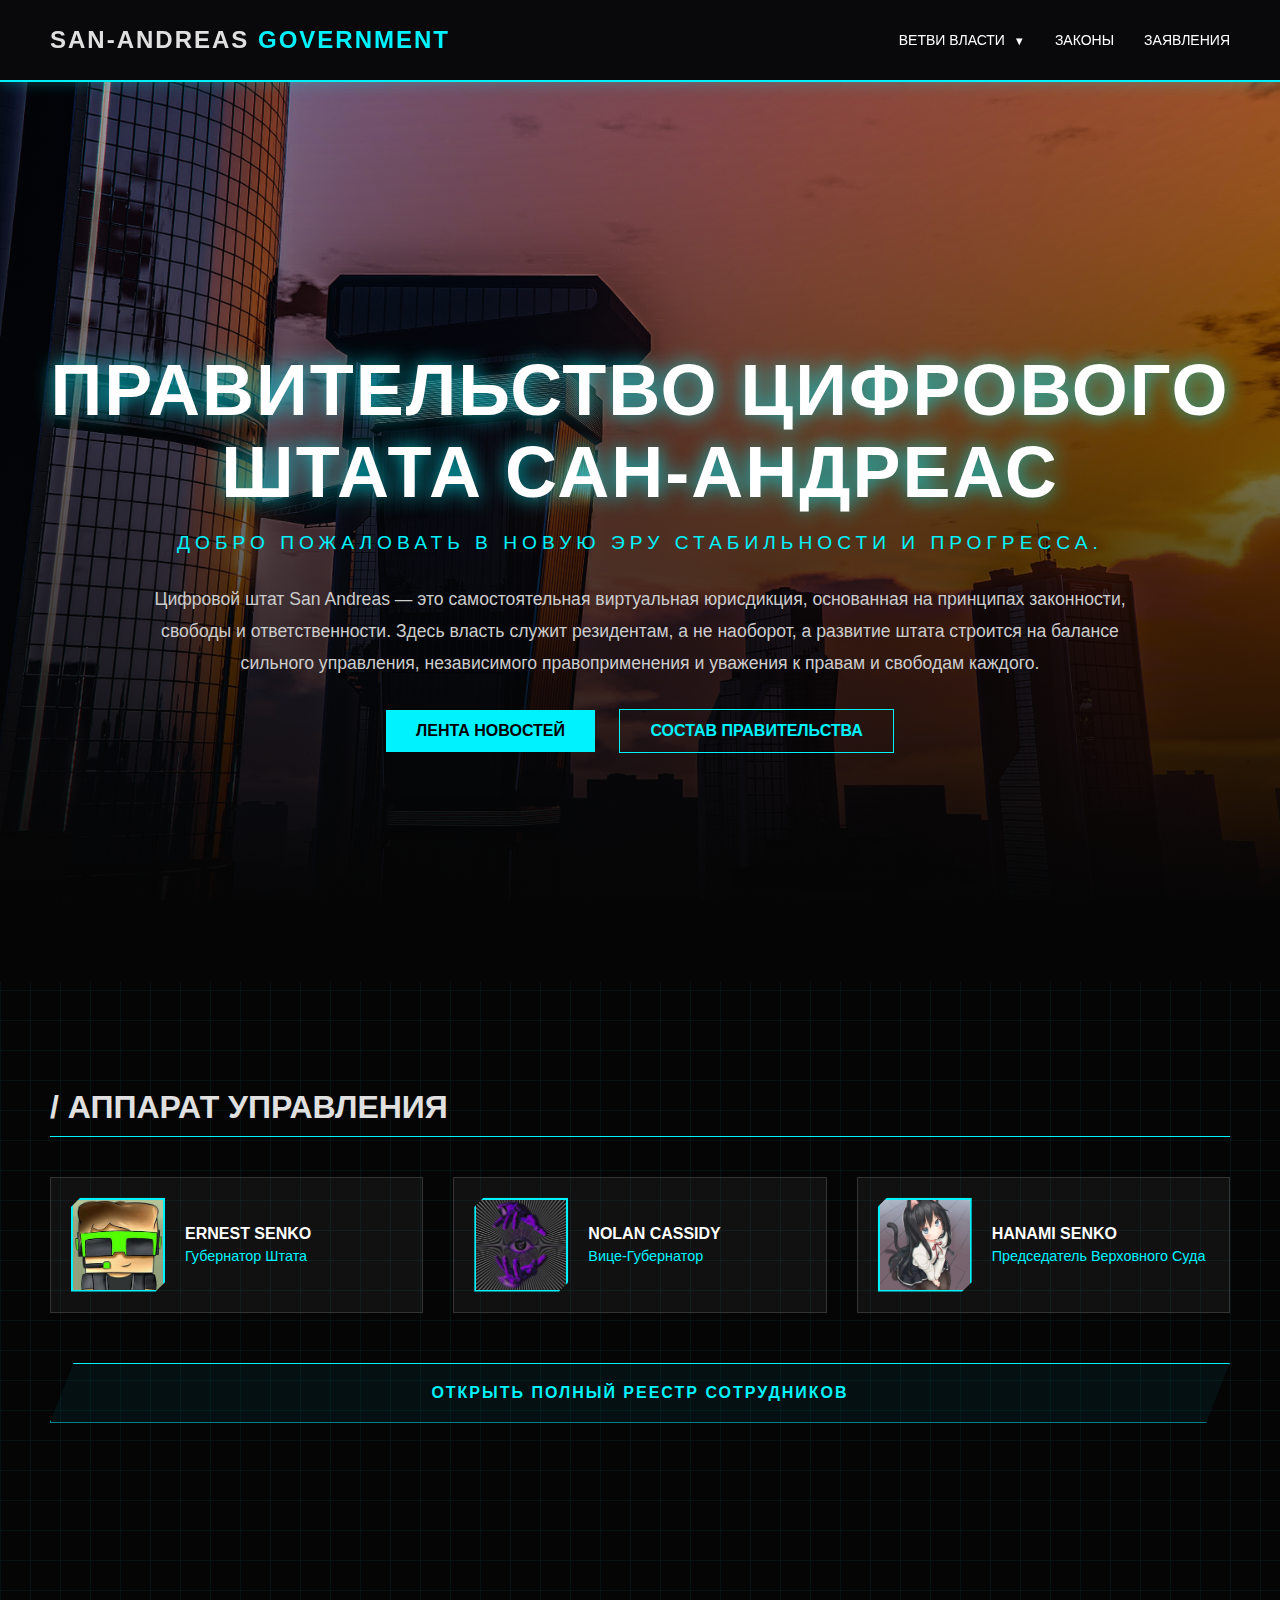
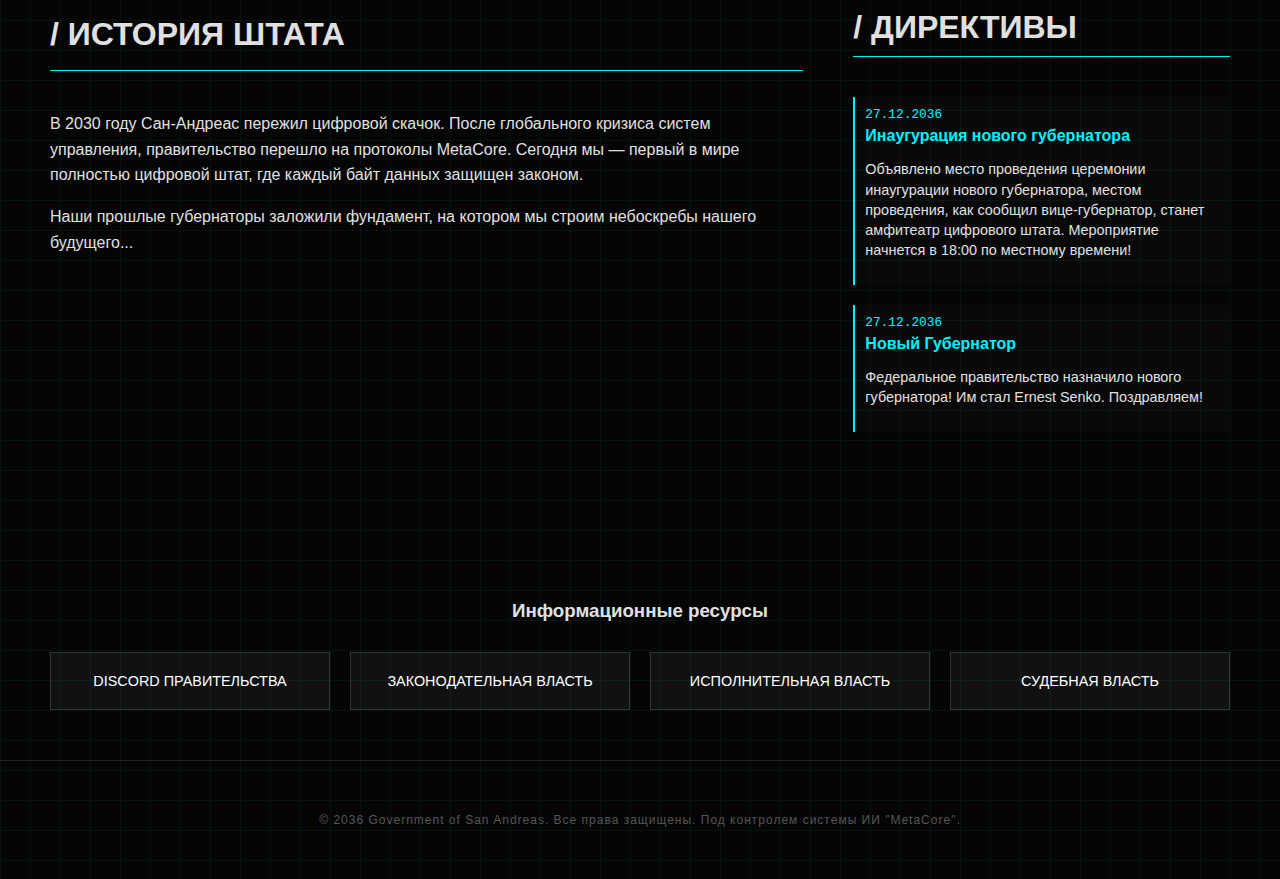
<file: Index.html>
<!DOCTYPE html>
<html lang="ru">
<head>
    <meta charset="UTF-8">
    <meta name="viewport" content="width=device-width, initial-scale=1.0">
    <title>Правительство Цифрового штата San-Andreas | MetaRP</title>
    <link rel="stylesheet" href="style.css">
</head>
<body>

<nav class="navbar">
    <div class="logo">SAN-ANDREAS <span>GOVERNMENT</span></div>
    <ul class="nav-links">
        <li class="dropdown">
            <a href="#" class="dropbtn">Ветви власти <span class="arrow">▼</span></a>
            <ul class="dropdown-content">
                <li><a href="departments.html">Исполнительная власть</a></li>
                <li><a href="legislative.html">Законодательная власть</a></li>
                <li><a href="court.html">Судебная власть</a></li>
            </ul>
        </li>

        <li><a href="laws.html">Законы</a></li>
        <li><a href="appeals.html">Заявления</a></li>
    </ul>
</nav>

    <header class="hero">
        <div class="hero-overlay"></div> 
        <div class="hero-content">
            <h1>ПРАВИТЕЛЬСТВО ЦИФРОВОГО ШТАТА САН-АНДРЕАС</h1>
            <p class="subtitle">Добро пожаловать в новую эру стабильности и прогресса.</p>
            <div class="description">
                <p>Цифровой штат San Andreas — это самостоятельная виртуальная юрисдикция, основанная на принципах законности, свободы и ответственности. Здесь власть служит резидентам, а не наоборот, а развитие штата строится на балансе сильного управления, независимого правоприменения и уважения к правам и свободам каждого.</p>
            </div>
            <div class="cta-buttons">
                <a href="#news" class="btn">Лента новостей</a>
                <a href="#officials" class="btn secondary">Состав правительства</a>
            </div>
        </div>
    </header>

    <section id="officials" class="section-container">
        <h2 class="section-title"><span class="neon-text">/</span> Аппарат управления</h2>
        <div class="officials-grid">
            <div class="official-card">
                <img src="images/gov.jpg" alt="Губернатор" class="card-photo">
                <div class="card-info">
                    <h4>Ernest Senko</h4>
                    <p class="post">Губернатор Штата</p>
                </div>
            </div>
            
            <div class="official-card">
                <img src="images/vice.jpg" alt="Вице-Губернатор" class="card-photo">
                <div class="card-info">
                    <h4>Nolan Cassidy</h4>
                    <p class="post">Вице-Губернатор</p>
                </div>
            </div>

            <div class="official-card">
                <img src="images/judge.jpg" alt="ПВСА" class="card-photo">
                <div class="card-info">
                    <h4>Hanami Senko</h4>
                    <p class="post">Председатель Верховного Суда</p>
                </div>
            </div>
        </div>

        <div class="structure-wrapper">
            <a href="structure.html" class="link-structure">
                <span class="btn-text">ОТКРЫТЬ ПОЛНЫЙ РЕЕСТР СОТРУДНИКОВ</span>
            </a>
        </div>
    </section>

    <section class="info-block section-container">
        <div class="history-part">
            <h2 class="section-title"><span class="neon-text">/</span> История штата</h2>
             <p>В 2030 году Сан-Андреас пережил цифровой скачок. После глобального кризиса систем управления, правительство перешло на протоколы MetaCore. Сегодня мы — первый в мире полностью цифровой штат, где каждый байт данных защищен законом.</p>
             <p>Наши прошлые губернаторы заложили фундамент, на котором мы строим небоскребы нашего будущего...</p>
        </div>
        
        <div id="news" class="news-part">
            <h2 class="section-title"><span class="neon-text">/</span> Директивы</h2>
            <div id="dynamic-news-container">
                Синхронизация с MetaCore...
            </div>
        </div>
    </section>

    <section id="links" class="useful-links">
        <h3>Информационные ресурсы</h3>
        <div class="link-grid">
            <a href="https://discord.gg/n5PNvY9eKs" target="_blank" class="link-card">Discord Правительства</a>
            <a href="legislative.html" class="link-card">Законодательная власть</a>
            <a href="departments.html" class="link-card">Исполнительная власть</a>
            <a href="#" class="link-card">Судебная власть</a>
        </div>
    </section>

    <footer>
        <p>&copy; 2036 Government of San Andreas. Все права защищены. Под контролем системы ИИ "MetaCore".</p>
    </footer>

    <script src="news.js"></script>
    <script src="news-loader.js"></script>
</body>
</html>
</file>
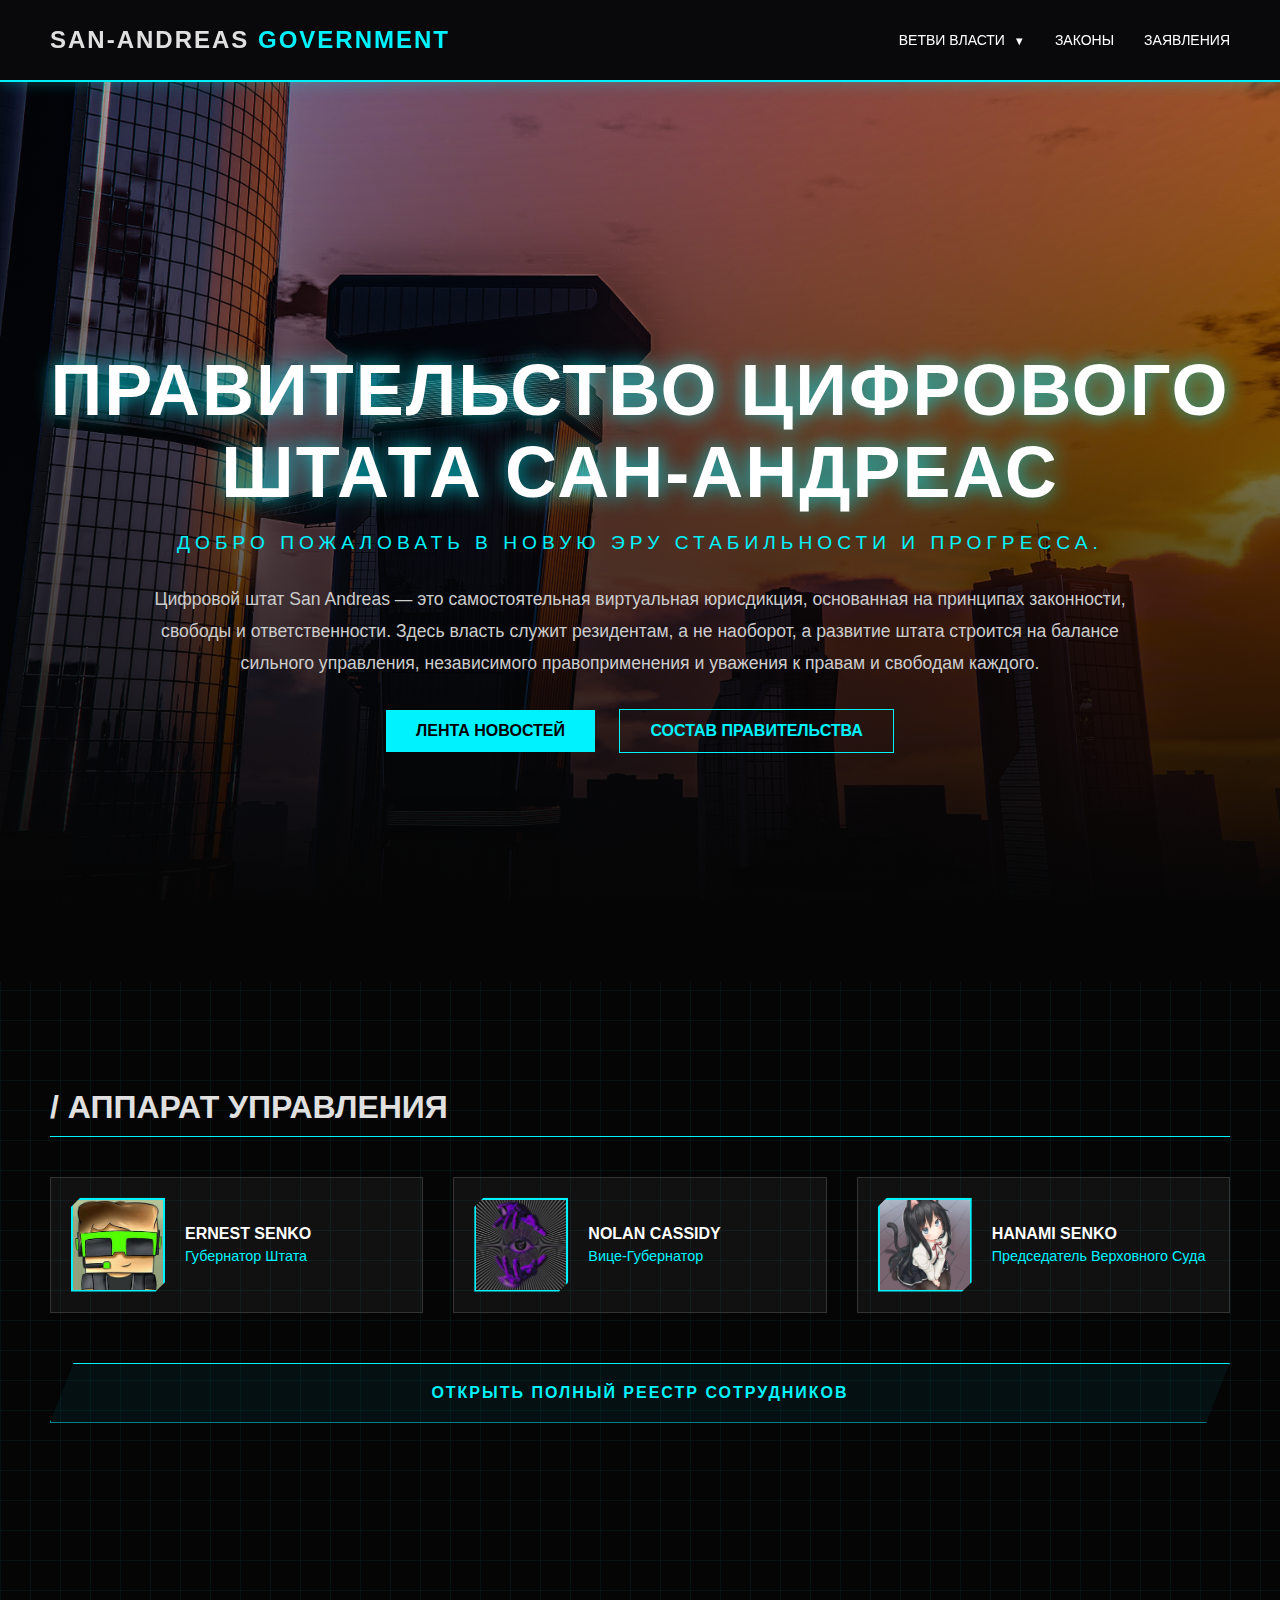
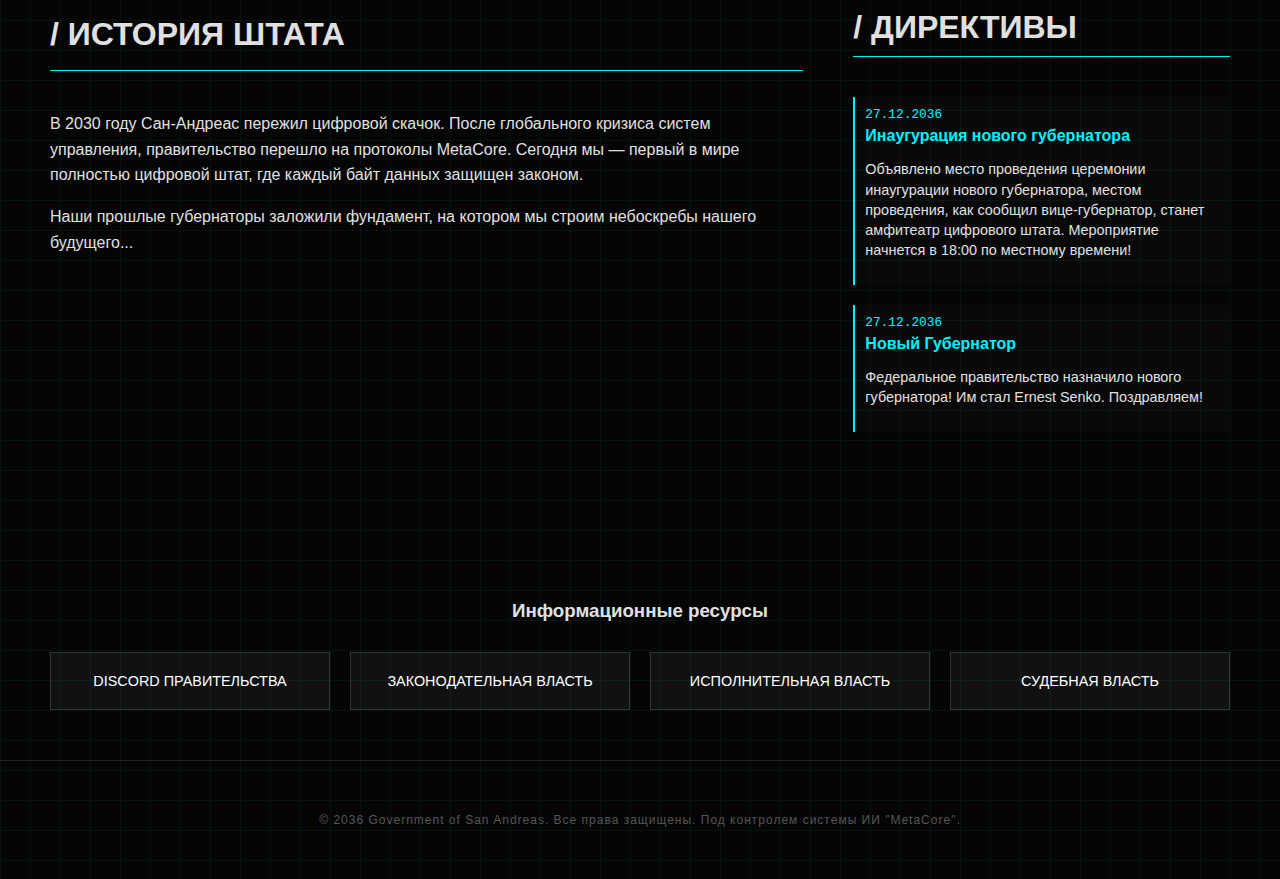
<file: index.html>
<!DOCTYPE html>
<html lang="ru">
<head>
    <meta charset="UTF-8">
    <meta name="viewport" content="width=device-width, initial-scale=1.0">
    <title>Правительство Цифрового штата San-Andreas | MetaRP</title>
    <link rel="stylesheet" href="style.css">
</head>
<body>

<nav class="navbar">
    <div class="logo">SAN-ANDREAS <span>GOVERNMENT</span></div>
    <ul class="nav-links">
        <li class="dropdown">
            <a href="#" class="dropbtn">Ветви власти <span class="arrow">▼</span></a>
            <ul class="dropdown-content">
                <li><a href="departments.html">Исполнительная власть</a></li>
                <li><a href="legislative.html">Законодательная власть</a></li>
                <li><a href="court.html">Судебная власть</a></li>
            </ul>
        </li>

        <li><a href="laws.html">Законы</a></li>
        <li><a href="appeals.html">Заявления</a></li>
    </ul>
</nav>

    <header class="hero">
        <div class="hero-overlay"></div> 
        <div class="hero-content">
            <h1>ПРАВИТЕЛЬСТВО ЦИФРОВОГО ШТАТА САН-АНДРЕАС</h1>
            <p class="subtitle">Добро пожаловать в новую эру стабильности и прогресса.</p>
            <div class="description">
                <p>Цифровой штат San Andreas — это самостоятельная виртуальная юрисдикция, основанная на принципах законности, свободы и ответственности. Здесь власть служит резидентам, а не наоборот, а развитие штата строится на балансе сильного управления, независимого правоприменения и уважения к правам и свободам каждого.</p>
            </div>
            <div class="cta-buttons">
                <a href="#news" class="btn">Лента новостей</a>
                <a href="#officials" class="btn secondary">Состав правительства</a>
            </div>
        </div>
    </header>

    <section id="officials" class="section-container">
        <h2 class="section-title"><span class="neon-text">/</span> Аппарат управления</h2>
        <div class="officials-grid">
            <div class="official-card">
                <img src="images/gov.jpg" alt="Губернатор" class="card-photo">
                <div class="card-info">
                    <h4>Ernest Senko</h4>
                    <p class="post">Губернатор Штата</p>
                </div>
            </div>
            
            <div class="official-card">
                <img src="images/vice.jpg" alt="Вице-Губернатор" class="card-photo">
                <div class="card-info">
                    <h4>Nolan Cassidy</h4>
                    <p class="post">Вице-Губернатор</p>
                </div>
            </div>

            <div class="official-card">
                <img src="images/judge.jpg" alt="ПВСА" class="card-photo">
                <div class="card-info">
                    <h4>Hanami Senko</h4>
                    <p class="post">Председатель Верховного Суда</p>
                </div>
            </div>
        </div>

        <div class="structure-wrapper">
            <a href="structure.html" class="link-structure">
                <span class="btn-text">ОТКРЫТЬ ПОЛНЫЙ РЕЕСТР СОТРУДНИКОВ</span>
            </a>
        </div>
    </section>

    <section class="info-block section-container">
        <div class="history-part">
            <h2 class="section-title"><span class="neon-text">/</span> История штата</h2>
             <p>В 2030 году Сан-Андреас пережил цифровой скачок. После глобального кризиса систем управления, правительство перешло на протоколы MetaCore. Сегодня мы — первый в мире полностью цифровой штат, где каждый байт данных защищен законом.</p>
             <p>Наши прошлые губернаторы заложили фундамент, на котором мы строим небоскребы нашего будущего...</p>
        </div>
        
        <div id="news" class="news-part">
            <h2 class="section-title"><span class="neon-text">/</span> Директивы</h2>
            <div id="dynamic-news-container">
                Синхронизация с MetaCore...
            </div>
        </div>
    </section>

    <section id="links" class="useful-links">
        <h3>Информационные ресурсы</h3>
        <div class="link-grid">
            <a href="https://discord.gg/6ZDtVRTk53" target="_blank" class="link-card">Discord Правительства</a>
            <a href="legislative.html" class="link-card">Законодательная власть</a>
            <a href="departments.html" class="link-card">Исполнительная власть</a>
            <a href="#" class="link-card">Судебная власть</a>
        </div>
    </section>

    <footer>
        <p>&copy; 2036 Government of San Andreas. Все права защищены. Под контролем системы ИИ "MetaCore".</p>
    </footer>

    <script src="news.js"></script>
    <script src="news-loader.js"></script>
</body>

</html>
</file>
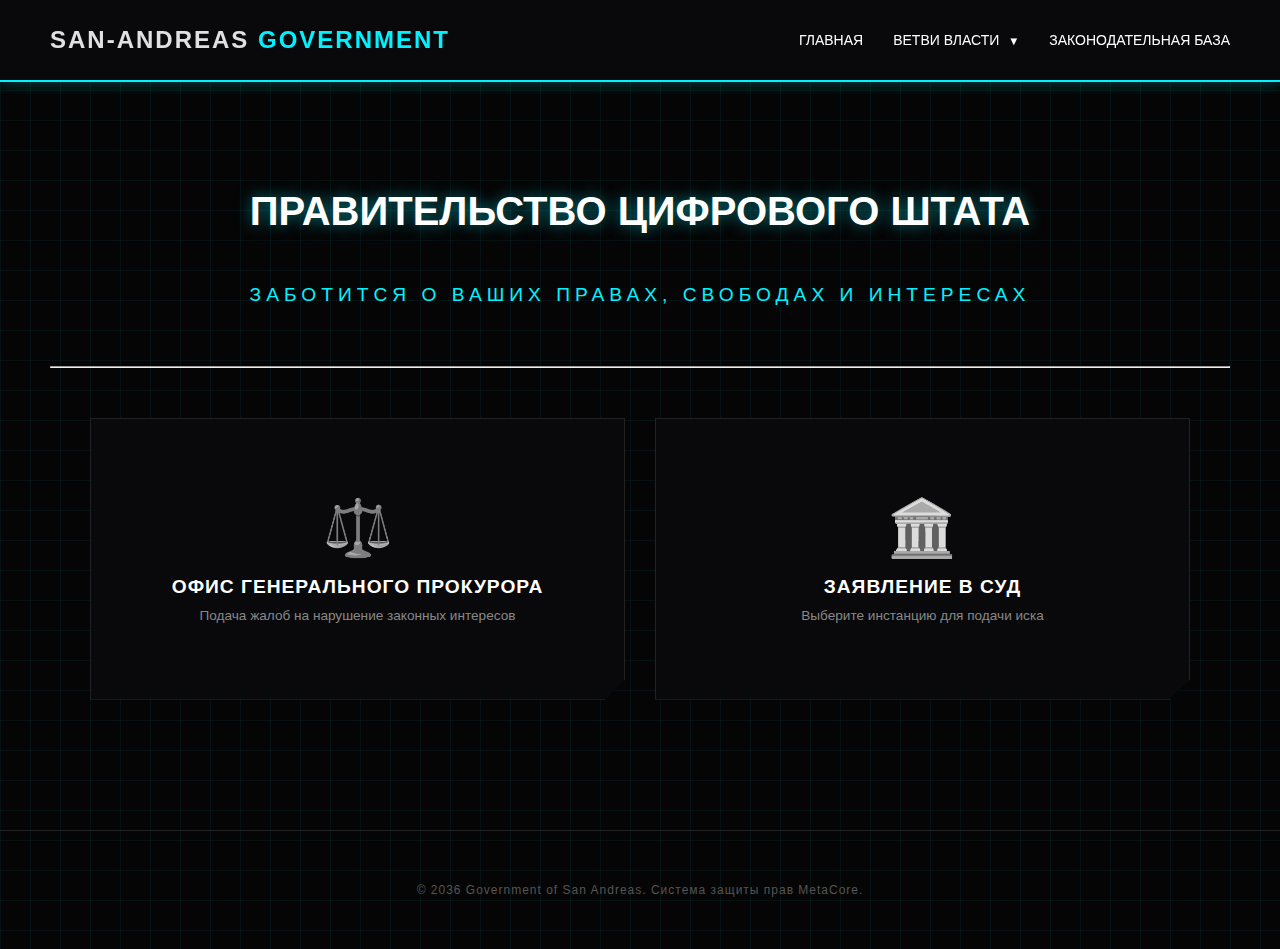
<file: appeals.html>
<!DOCTYPE html>
<html lang="ru">
<head>
    <meta charset="UTF-8">
    <meta name="viewport" content="width=device-width, initial-scale=1.0">
    <title>Портал заявлений Цифрового штата San-Andreas | MetaRP</title>
    <link rel="icon" type="image/x-icon" href="/images/icon.ico">
    <link rel="stylesheet" href="style.css">
</head>
<body>

    <nav class="navbar">
        <div class="logo">SAN-ANDREAS <span>GOVERNMENT</span></div>
        <ul class="nav-links">
            <li><a href="index.html">Главная</a></li>
            <li class="dropdown">
                <a href="#" class="dropbtn">Ветви власти <span class="arrow">▼</span></a>
                <ul class="dropdown-content">
                    <li><a href="departments.html">Исполнительная власть</a></li>
                    <li><a href="legislative.html">Законодательная власть</a></li>
                    <li><a href="court.html">Судебная власть</a></li>
                </ul>
            </li>
            <li><a href="laws.html">Законодательная база</a></li>

        </ul>
    </nav>

    <main class="section-container">
        <header class="legis-header">
            <h1 class="page-title">ПРАВИТЕЛЬСТВО ЦИФРОВОГО ШТАТА</h1>
            <p class="subtitle">заботится о ваших правах, свободах и интересах</p>
        </header>

        <hr class="cyber-divider">

        <div class="appeals-container">
            <a href="https://forum.metarp.net/forums/prokuratura.85/" target="_blank" class="appeal-card prosecutor-card">
                <div class="card-inner">
                    <span class="card-icon">⚖️</span>
                    <h3>ОФИС ГЕНЕРАЛЬНОГО ПРОКУРОРА</h3>
                    <p>Подача жалоб на нарушение законных интересов</p>
                </div>
            </a>

            <div class="appeal-card court-transform-card">
                <div class="card-default-state">
                    <span class="card-icon">🏛️</span>
                    <h3>ЗАЯВЛЕНИЕ В СУД</h3>
                    <p>Выберите инстанцию для подачи иска</p>
                </div>
                
                <div class="court-options-state">
                    <a href="https://forum.metarp.net/forums/gorodskoi-sud.98/" target="_blank" class="court-sub-btn city-btn">ГОРОДСКОЙ СУД</a>
                    <a href="https://forum.metarp.net/forums/verxovnyi-sud.96/" target="_blank" class="court-sub-btn supreme-btn">ВЕРХОВНЫЙ СУД</a>
                    <a href="https://forum.metarp.net/forums/federalnyi-sud.94/" target="_blank" class="court-sub-btn federal-btn">ФЕДЕРАЛЬНЫЙ СУД</a>
                </div>
            </div>
        </div>
    </main>

    <footer>
        <p>&copy; 2036 Government of San Andreas. Система защиты прав MetaCore.</p>
    </footer>

</body>
</html>
</file>
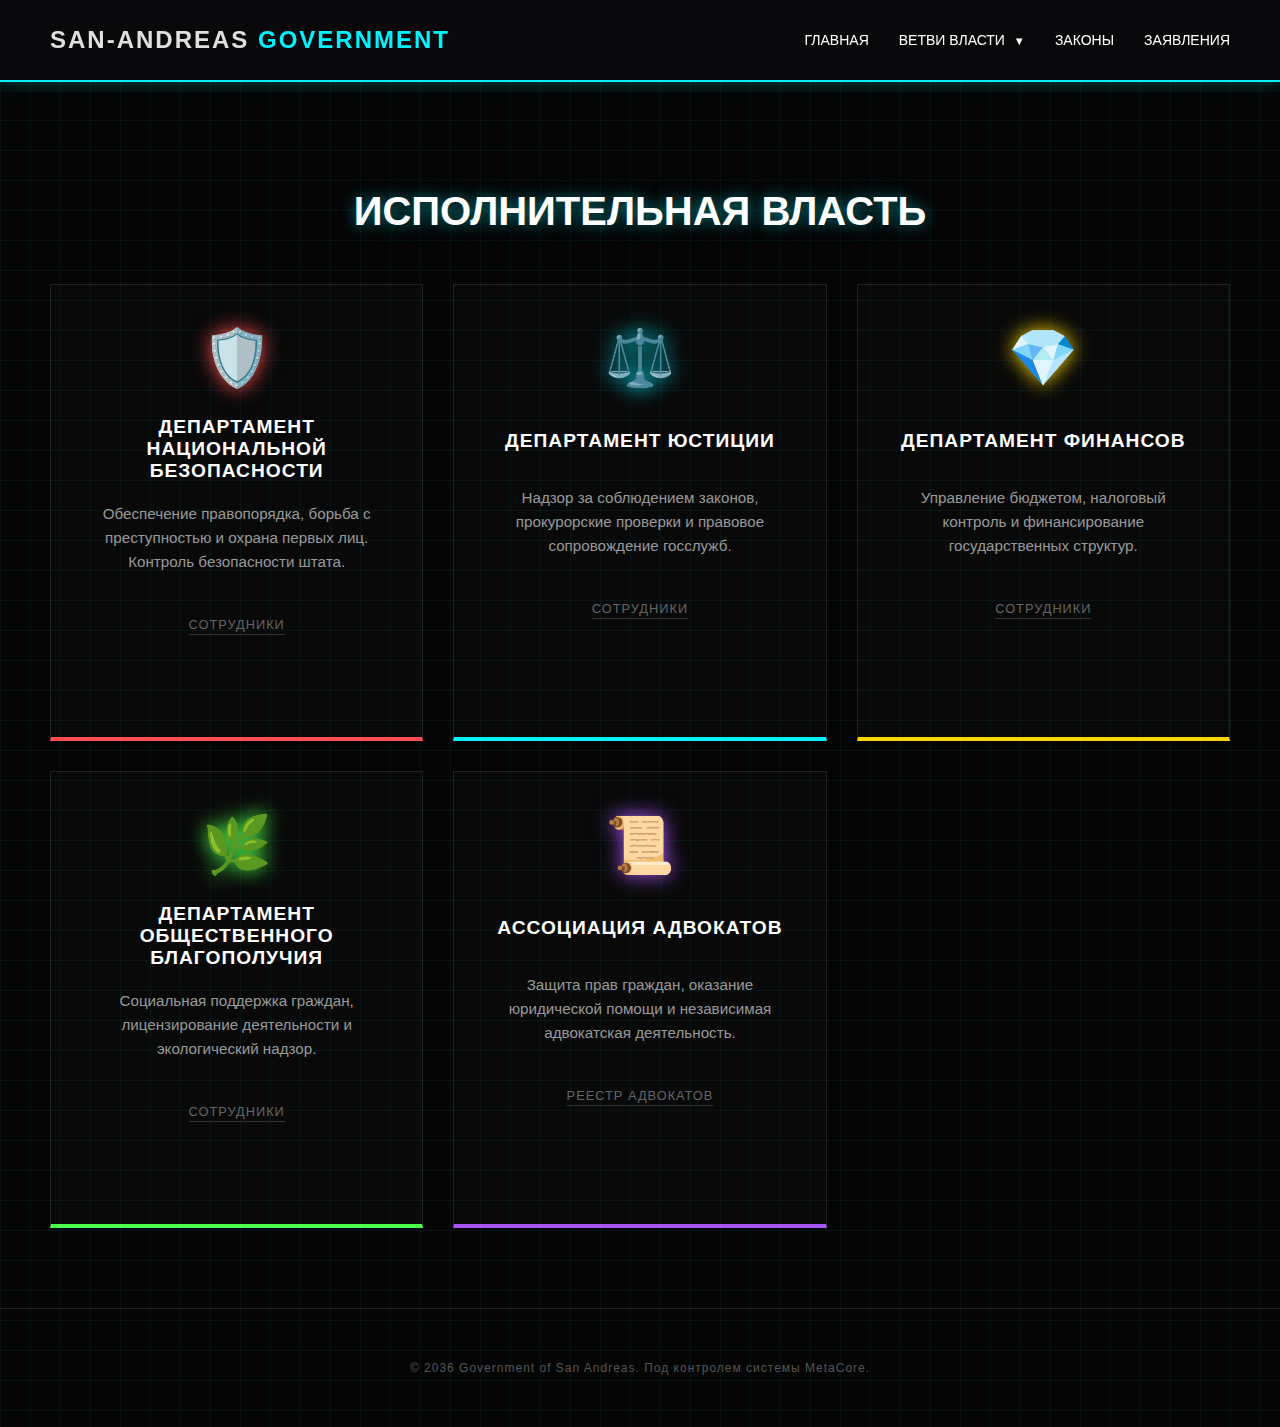
<file: departments.html>
<!DOCTYPE html>
<html lang="ru">
<head>
    <meta charset="UTF-8">
    <meta name="viewport" content="width=device-width, initial-scale=1.0">
    <title>Департаменты Цифрового штата San-Andreas | MetaRP</title>
    <link rel="stylesheet" href="style.css">
</head>
<body>

<nav class="navbar">
    <div class="logo">SAN-ANDREAS <span>GOVERNMENT</span></div>
    <ul class="nav-links">
        <li><a href="index.html">Главная</a></li>
        
        <li class="dropdown">
            <a href="#" class="dropbtn">Ветви власти <span class="arrow">▼</span></a>
            <ul class="dropdown-content">
                <li><a href="legislative.html">Законодательная власть</a></li>
                <li><a href="court.html">Судебная власть</a></li>
            </ul>
        </li>

        <li><a href="laws.html">Законы</a></li>
        <li><a href="appeals.html">Заявления</a></li>
    </ul>
</nav>

    <main class="section-container">
        <h1 class="page-title">Исполнительная власть</h1>
        
        <div class="dept-grid">
            <div class="dept-card" style="--dept-color: #ff4d4d;">
                <div class="dept-icon">🛡️</div>
                <h3>Департамент национальной безопасности</h3>
                <p class="dept-desc">Обеспечение правопорядка, борьба с преступностью и охрана первых лиц. Контроль безопасности штата.</p>
                <div class="dept-actions">
                    <a href="structure.html?dept=dnb" class="btn-sm">Сотрудники</a>
                    <a href="https://discord.gg/jSPfbF6rPA" target="_blank" class="btn-apply">Заявление на вступление</a>
                </div>
            </div>

            <div class="dept-card" style="--dept-color: #00f2ff;">
                <div class="dept-icon">⚖️</div>
                <h3>Департамент юстиции</h3>
                <p class="dept-desc">Надзор за соблюдением законов, прокурорские проверки и правовое сопровождение госслужб.</p>
                <div class="dept-actions">
                    <a href="structure.html?dept=doj" class="btn-sm">Сотрудники</a>
                    <a href="https://discord.gg/jSPfbF6rPA" target="_blank" class="btn-apply">Заявление на вступление</a>
                </div>
            </div>

            <div class="dept-card" style="--dept-color: #ffd700;">
                <div class="dept-icon">💎</div>
                <h3>Департамент финансов</h3>
                <p class="dept-desc">Управление бюджетом, налоговый контроль и финансирование государственных структур.</p>
                <div class="dept-actions">
                    <a href="structure.html?dept=dof" class="btn-sm">Сотрудники</a>
                    <a href="https://discord.gg/jSPfbF6rPA" target="_blank" class="btn-apply">Заявление на вступление</a>
                </div>
            </div>

            <div class="dept-card" style="--dept-color: #4dff4d;">
                <div class="dept-icon">🌿</div>
                <h3>Департамент общественного благополучия</h3>
                <p class="dept-desc">Социальная поддержка граждан, лицензирование деятельности и экологический надзор.</p>
                <div class="dept-actions">
                    <a href="structure.html?dept=dob" class="btn-sm">Сотрудники</a>
                    <a href="https://discord.gg/jSPfbF6rPA" target="_blank" class="btn-apply">Заявление на вступление</a>
                </div>
            </div>

            <div class="dept-card" style="--dept-color: #a855f7;">
                <div class="dept-icon">📜</div>
                <h3>Ассоциация адвокатов</h3>
                <p class="dept-desc">Защита прав граждан, оказание юридической помощи и независимая адвокатская деятельность.</p>
                <div class="dept-actions">
                    <a href="#" class="btn-sm">Реестр адвокатов</a>
                    <a href="https://discord.gg/jSPfbF6rPA" target="_blank" class="btn-apply">Заявление на вступление</a>
                </div>
            </div>
        </div>
    </main>

    <footer>
        <p>&copy; 2036 Government of San Andreas. Под контролем системы MetaCore.</p>
    </footer>

</body>
</html>
</file>
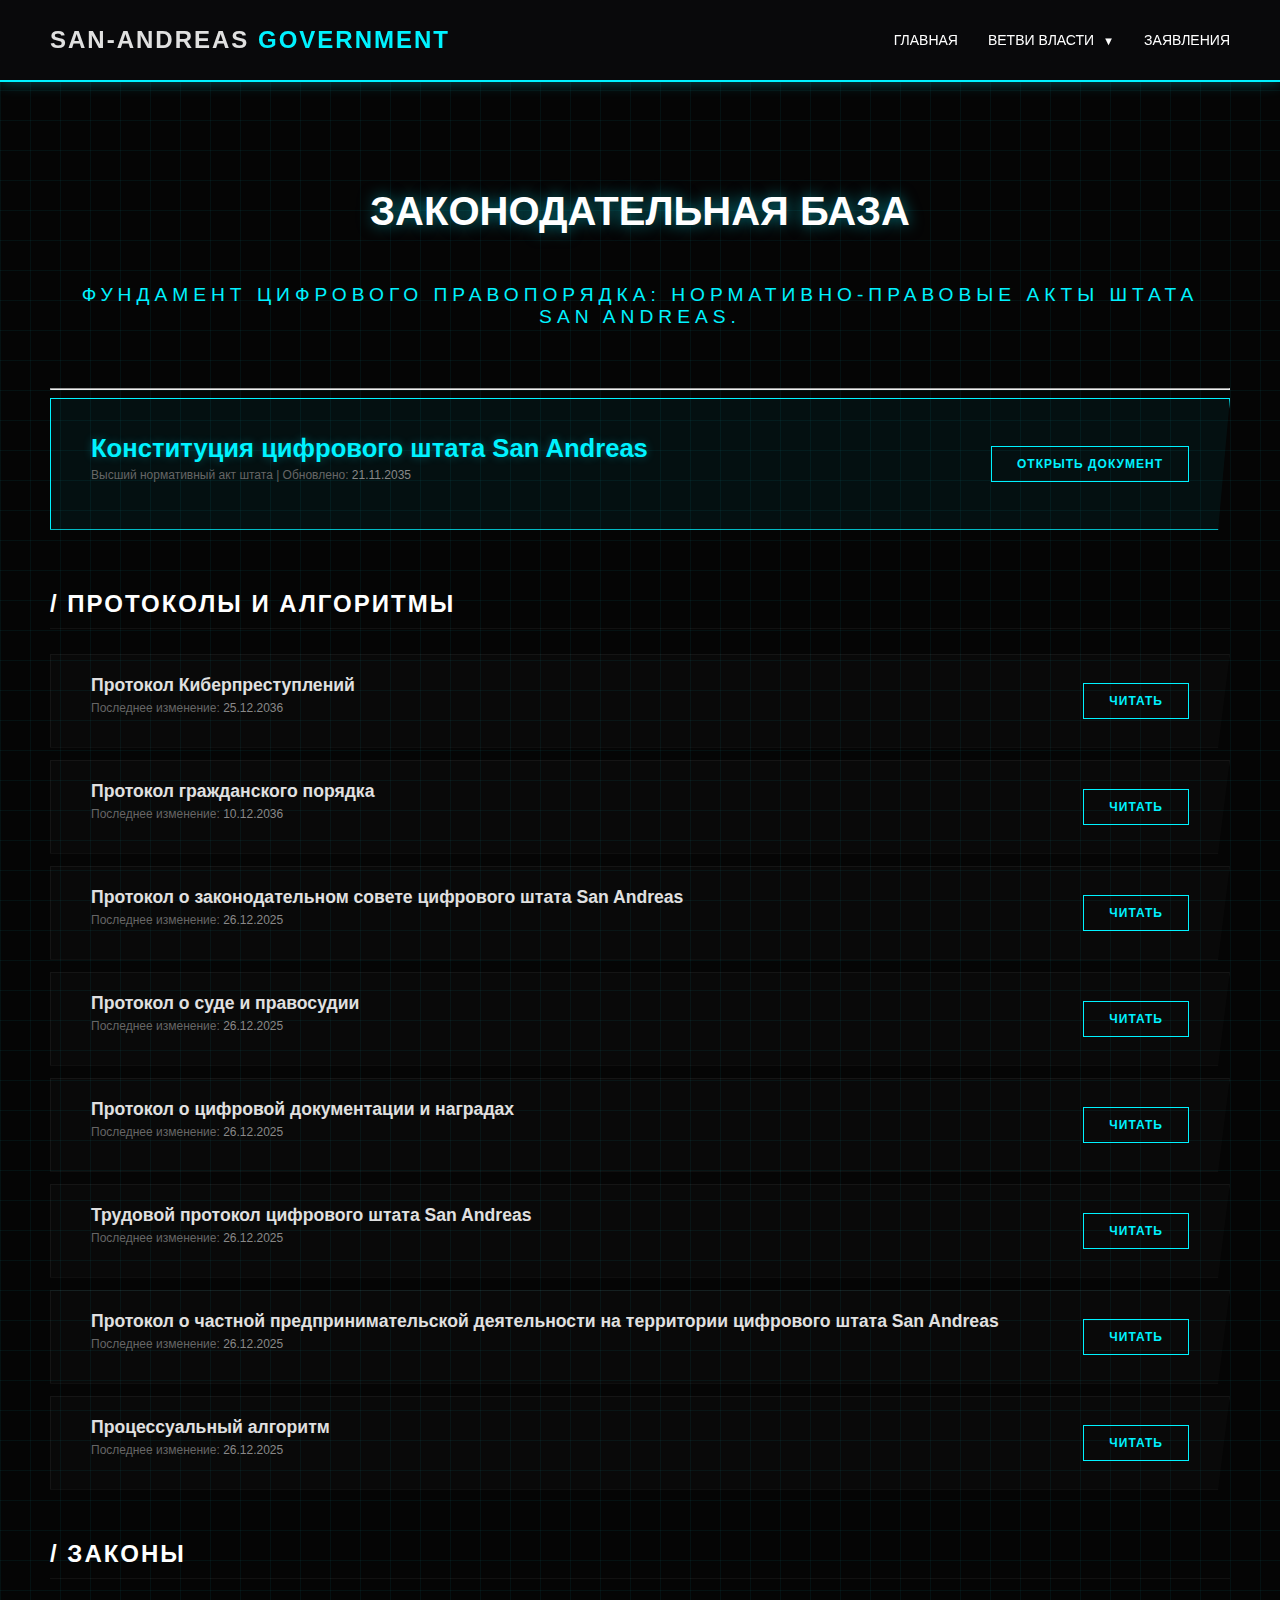
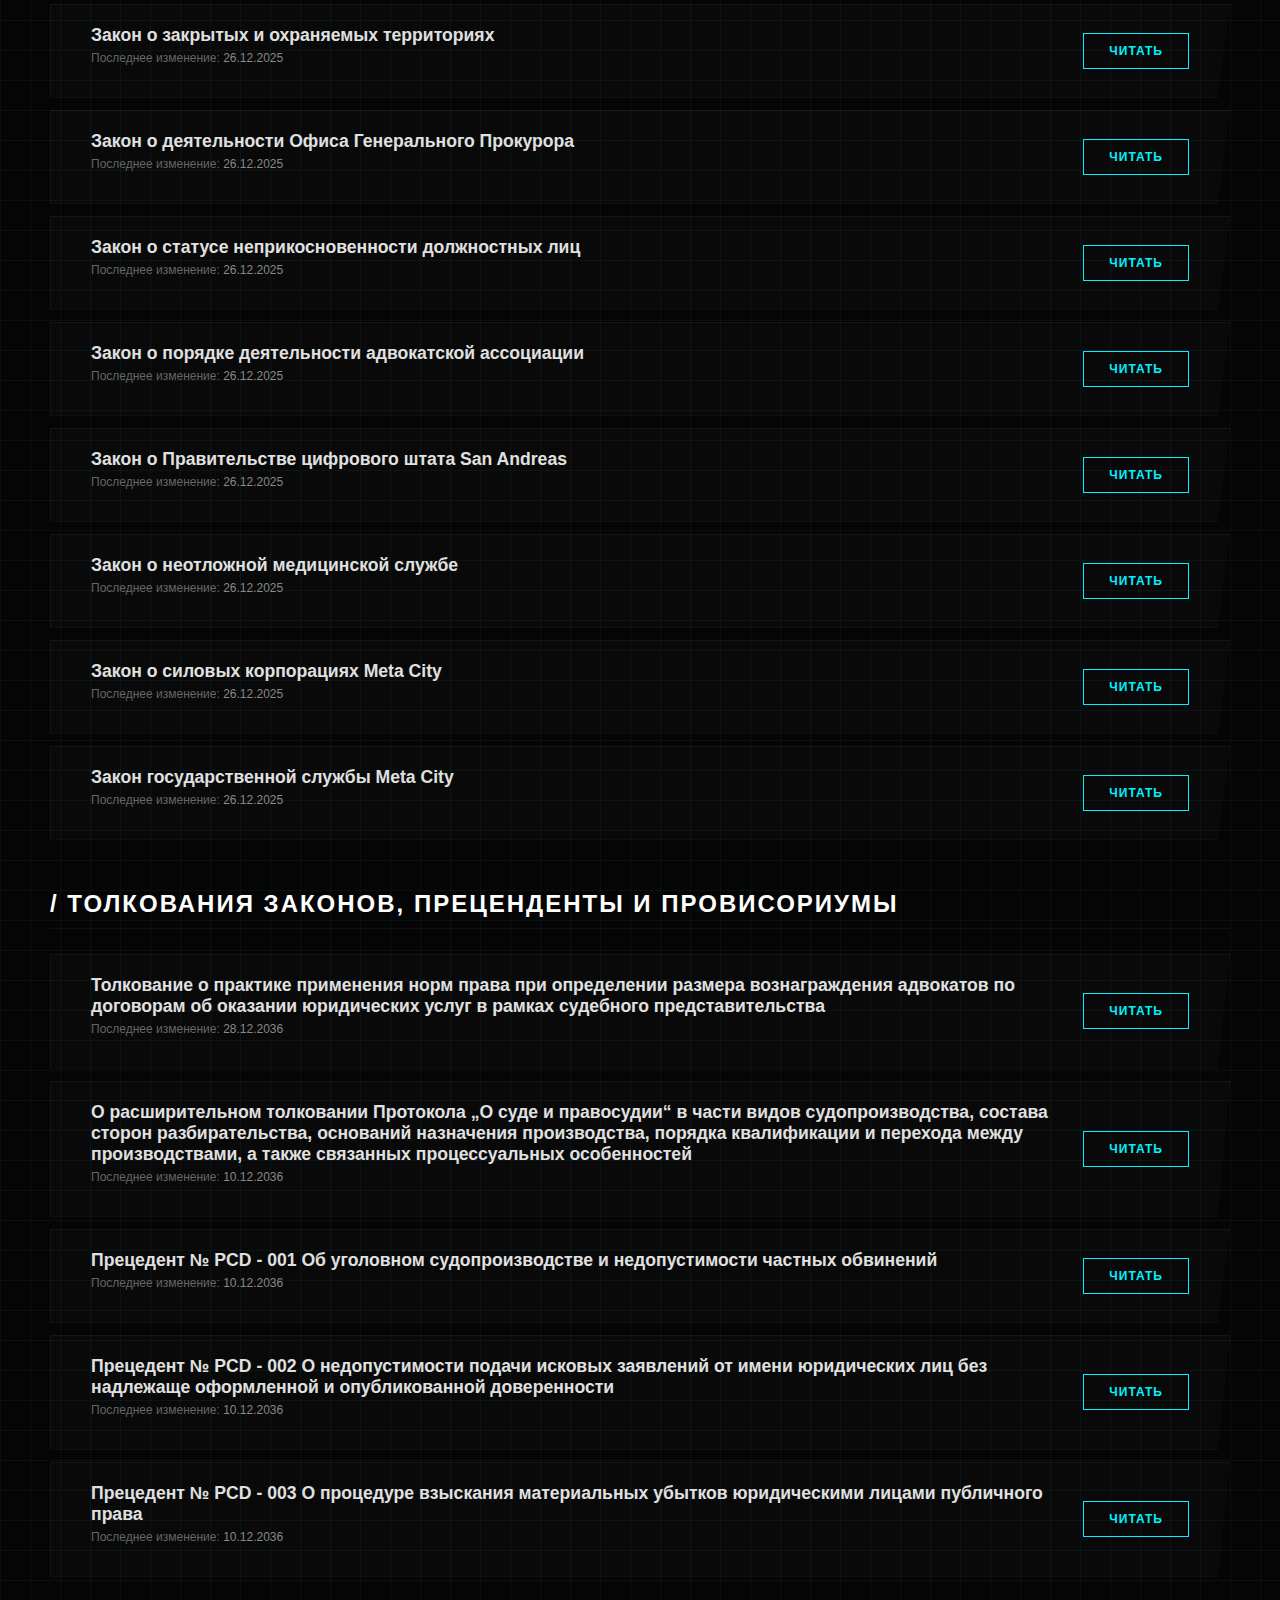
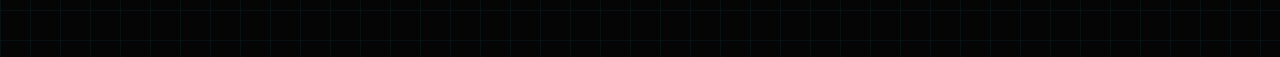
<file: laws.html>
<!DOCTYPE html>
<html lang="ru">
<head>
    <meta charset="UTF-8">
    <meta name="viewport" content="width=device-width, initial-scale=1.0">
    <title>Законодательная база Цифрового штата San-Andreas | MetaRP</title>
    <link rel="icon" type="image/x-icon" href="/images/icon.ico">
    <link rel="stylesheet" href="style.css">
</head>
<body>

<nav class="navbar">
    <div class="logo">SAN-ANDREAS <span>GOVERNMENT</span></div>
    <ul class="nav-links">
        <li><a href="index.html">Главная</a></li>
        <li class="dropdown">
            <a href="#" class="dropbtn">Ветви власти <span class="arrow">▼</span></a>
            <ul class="dropdown-content">
                <li><a href="departments.html">Исполнительная власть</a></li>
                <li><a href="legislative.html">Законодательная власть</a></li>
                <li><a href="court.html">Судебная власть</a></li>
            </ul>
        </li>

        <li><a href="appeals.html">Заявления</a></li>
    </ul>
</nav>


    <main class="section-container">
        <header class="legis-header">
            <h1 class="page-title">ЗАКОНОДАТЕЛЬНАЯ БАЗА</h1>
            <p class="subtitle">Фундамент цифрового правопорядка: нормативно-правовые акты штата San Andreas.</p>
        </header>

        <hr class="cyber-divider">

        <div id="constitution-container"></div>

        <div id="dynamic-categories-container"></div>
    </main>

    <script src="laws_data.js"></script>
    <script>
        function renderLaws() {
            const constContainer = document.getElementById('constitution-container');
            const catsContainer = document.getElementById('dynamic-categories-container');
            
            if (typeof lawsData === 'undefined') return;

            // 1. Рендерим Конституцию
            const c = lawsData.constitution;
            constContainer.innerHTML = `
                <div class="law-item constitution-special">
                    <div class="law-info">
                        <h3 class="law-title">${c.title}</h3>
                        <p class="law-date">Высший нормативный акт штата | Обновлено: <span>${c.lastUpdate}</span></p>
                    </div>
                    <a href="${c.link}" target="_blank" class="law-btn">ОТКРЫТЬ ДОКУМЕНТ</a>
                </div>
            `;

            // 2. Рендерим категории и их содержимое
            catsContainer.innerHTML = lawsData.categories.map(cat => `
                <div class="law-category-section">
                    <h2 class="category-title"><span class="neon-text">/</span> ${cat.name}</h2>
                    <div class="laws-grid">
                        ${cat.items.map(law => `
                            <div class="law-item">
                                <div class="law-info">
                                    <h3 class="law-title">${law.title}</h3>
                                    <p class="law-date">Последнее изменение: <span>${law.lastUpdate}</span></p>
                                </div>
                                <a href="${law.link}" target="_blank" class="law-btn">ЧИТАТЬ</a>
                            </div>
                        `).join('')}
                    </div>
                </div>
            `).join('');
        }
        document.addEventListener('DOMContentLoaded', renderLaws);
    </script>
</body>
</html>
</file>
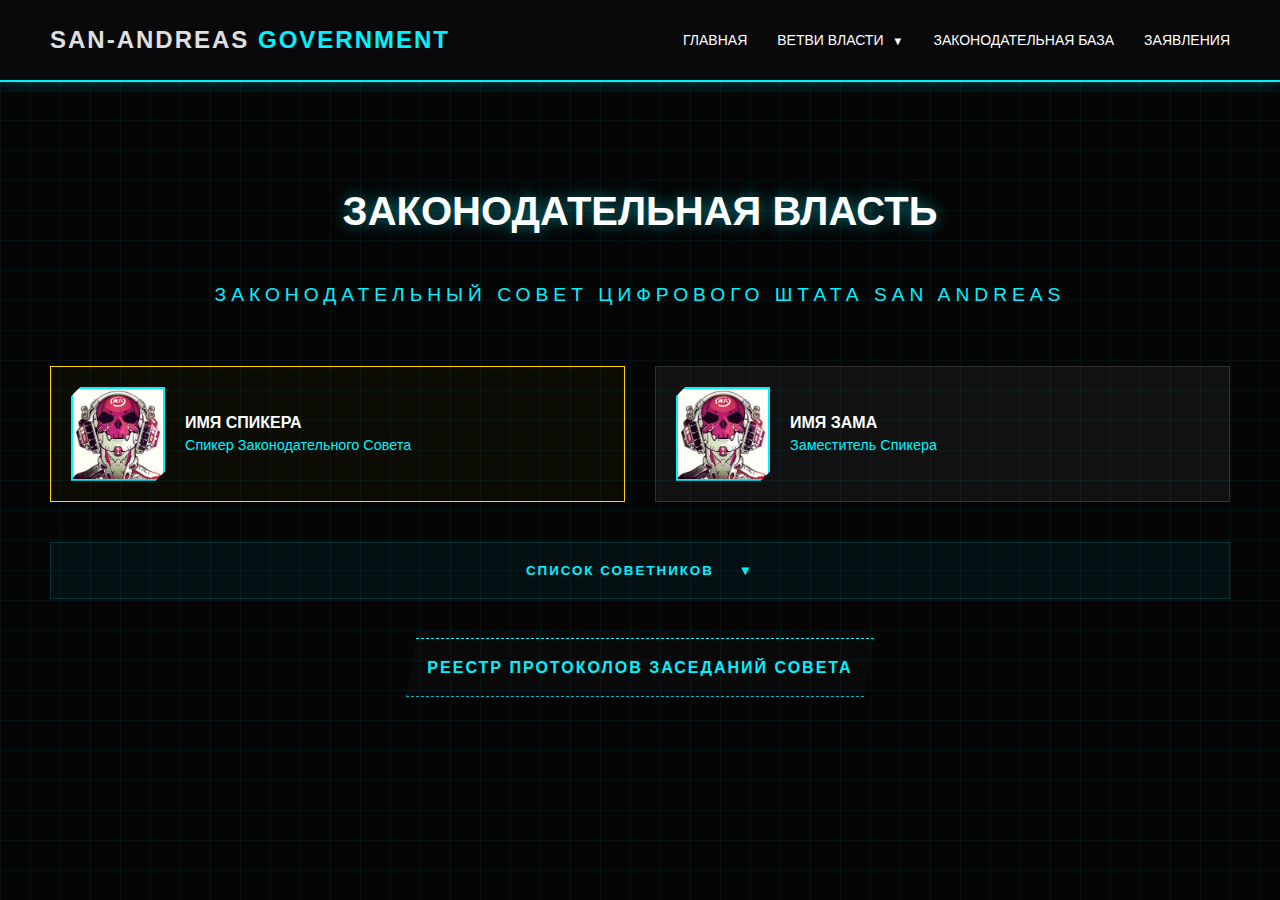
<file: legislative.html>
<!DOCTYPE html>
<html lang="ru">
<head>
    <meta charset="UTF-8">
    <meta name="viewport" content="width=device-width, initial-scale=1.0">
    <title>Законодательная власть Цифрового штата San-Andreas | MetaRP</title>
    <link rel="icon" type="image/x-icon" href="/images/icon.ico">
    <link rel="stylesheet" href="style.css">
</head>
<body>

    <nav class="navbar">
    <div class="logo">SAN-ANDREAS <span>GOVERNMENT</span></div>
    <ul class="nav-links">
        <li><a href="index.html">Главная</a></li>
        
        <li class="dropdown">
            <a href="#" class="dropbtn">Ветви власти <span class="arrow">▼</span></a>
            <ul class="dropdown-content">
                <li><a href="departments.html">Исполнительная власть</a></li>
                <li><a href="court.html">Судебная власть</a></li>
            </ul>
        </li>

        <li><a href="laws.html">Законодательная база</a></li>
        <li><a href="appeals.html">Заявления</a></li>
    </ul>
</nav>

    <main class="section-container">
    <header class="legis-header">
        <h1 class="page-title">ЗАКОНОДАТЕЛЬНАЯ ВЛАСТЬ</h1>
        <p class="subtitle">Законодательный совет цифрового штата San Andreas</p>
    </header>

    <div class="officials-grid" id="management-container"></div>

    <div class="advisors-section">
        <button class="accordion-btn" onclick="toggleAdvisors()" style="justify-content: center;">
            СПИСОК СОВЕТНИКОВ <span id="arrow" style="margin-left: 10px;">▼</span>
        </button>
        
        <div id="advisors-panel" class="panel">
            <div class="officials-grid" id="advisors-container" style="padding: 20px;"></div>
        </div>
    </div>

    <div class="protocols-wrapper">
        <a href="#" target="_blank" class="link-structure protocols-btn">
            РЕЕСТР ПРОТОКОЛОВ ЗАСЕДАНИЙ СОВЕТА
        </a>
    </div>
</main>

<script src="legislative_data.js"></script>
<script>
    function renderLegislative() {
        const mgmtContainer = document.getElementById('management-container');
        const advisorsContainer = document.getElementById('advisors-container');

        // Рендер руководства
        const mgmt = legislativeData.management;
        mgmtContainer.innerHTML = `
            <div class="official-card head-card">
                <img src="${mgmt.speaker.photo}" class="card-photo">
                <div class="card-info">
                    <h4>${mgmt.speaker.name}</h4>
                    <p class="post">${mgmt.speaker.post}</p>
                </div>
            </div>
            <div class="official-card">
                <img src="${mgmt.deputy.photo}" class="card-photo">
                <div class="card-info">
                    <h4>${mgmt.deputy.name}</h4>
                    <p class="post">${mgmt.deputy.post}</p>
                </div>
            </div>
        `;

        // Рендер советников
        advisorsContainer.innerHTML = legislativeData.advisors.map(adv => `
            <div class="official-card mini">
                <div class="card-info">
                    <h4>${adv.name}</h4>
                    <p class="post">Мандат: ${adv.mandate}</p>
                    <p class="id-tag">UID: ${adv.uid}</p>
                    <p class="dept-tag" style="color: #00f2ff; font-size: 0.8rem; margin-top: 5px;">
                        [ ${adv.source} ]
                    </p>
                </div>
            </div>
        `).join('');
    }

    function toggleAdvisors() {
        const panel = document.getElementById("advisors-panel");
        const arrow = document.getElementById("arrow");
        if (panel.style.maxHeight) {
            panel.style.maxHeight = null;
            arrow.innerText = "▼";
        } else {
            panel.style.maxHeight = panel.scrollHeight + "px";
            arrow.innerText = "▲";
        }
    }

    // Запуск при загрузке
    document.addEventListener('DOMContentLoaded', renderLegislative);
</script>
</body>
</html>
</file>
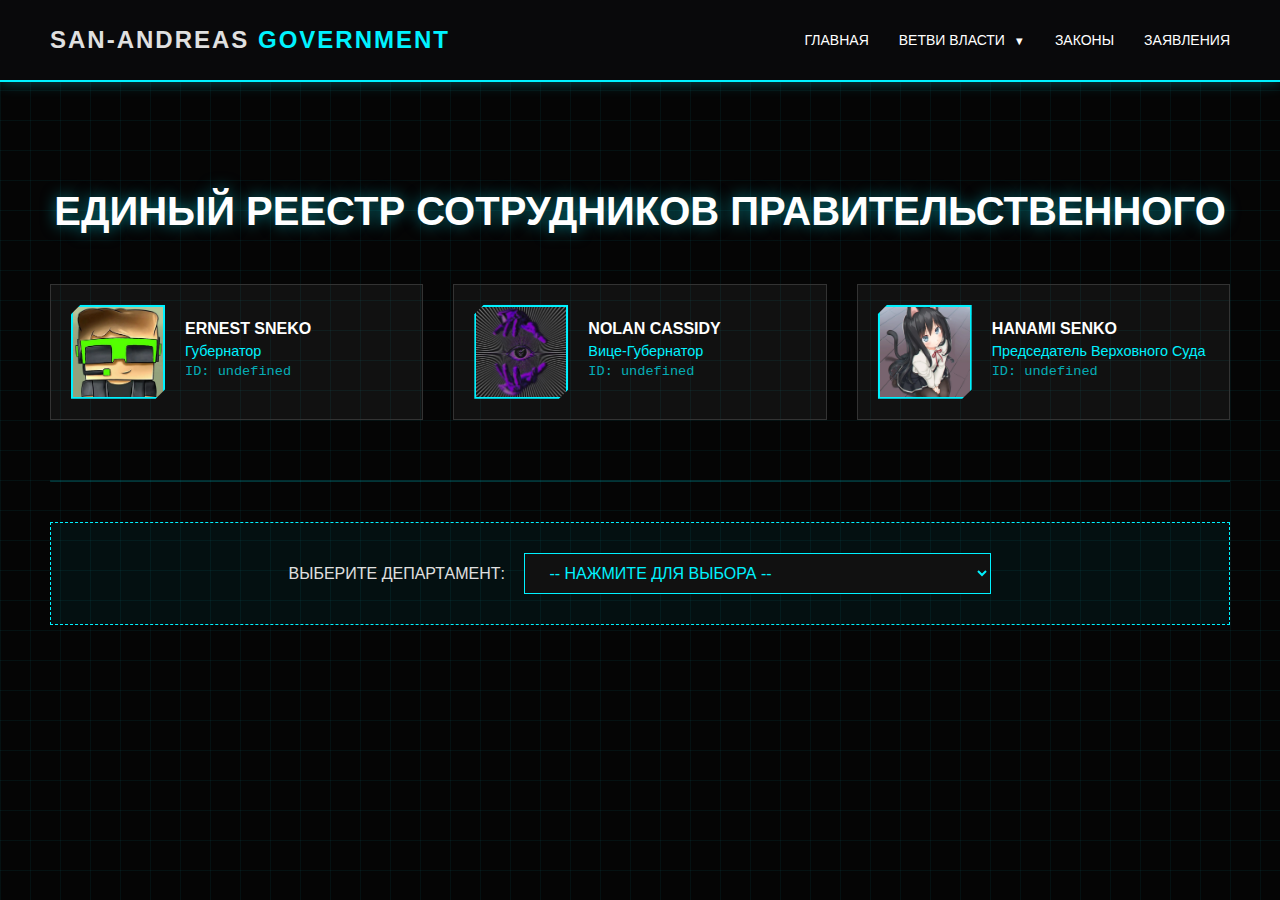
<file: structure.html>
<!DOCTYPE html>
<html lang="ru">
<head>
    <meta charset="UTF-8">
    <meta name="viewport" content="width=device-width, initial-scale=1.0">
    <title>Сотрудники правительства Цифрового штата San-Andreas | MetaRP</title>
    <link rel="stylesheet" href="style.css">
</head>
<body>

<nav class="navbar">
    <div class="logo">SAN-ANDREAS <span>GOVERNMENT</span></div>
    <ul class="nav-links">
        <li><a href="index.html">Главная</a></li>
        
        <li class="dropdown">
            <a href="#" class="dropbtn">Ветви власти <span class="arrow">▼</span></a>
            <ul class="dropdown-content">
                <li><a href="departments.html">Исполнительная власть</a></li>
                <li><a href="legislative.html">Законодательная власть</a></li>
                <li><a href="court.html">Судебная власть</a></li>
            </ul>
        </li>

        <li><a href="#">Законы</a></li>
        <li><a href="appeals.html">Заявления</a></li>
    </ul>
</nav>

    <div class="section-container">
        <h1 class="page-title">ЕДИНЫЙ РЕЕСТР СОТРУДНИКОВ ПРАВИТЕЛЬСТВЕННОГО</h1>

        <div id="top-leaders" class="officials-grid" style="margin-bottom: 60px;">
            </div>

        <hr style="border-color: #00f2ff; opacity: 0.2; margin-bottom: 40px;">

        <div class="filter-controls">
            <label for="dept-select">ВЫБЕРИТЕ ДЕПАРТАМЕНТ:</label>
            <select id="dept-select" class="cyber-select">
                <option value="">-- Нажмите для выбора --</option>
                <option value="dnb">Департамент Национальной Безопасности</option>
                <option value="doj">Департамент Юстиции</option>
                <option value="dob">Департамент Общественного Благополучия</option>
                <option value="dof">Департамент Финансов</option>
                <option value="gsa">Государственная Адвокатская Ассациация</option>
            </select>
        </div>

        <div id="dept-content">
            <h2 id="dept-title" class="section-title" style="margin-top: 40px; display: none;"></h2>
            <div id="staff-grid" class="officials-grid">
                </div>
        </div>
    </div>

    <script src="structure_data.js"></script>
    <script>
        const deptSelect = document.getElementById('dept-select');
        const staffGrid = document.getElementById('staff-grid');
        const deptTitle = document.getElementById('dept-title');
        const topLeaders = document.getElementById('top-leaders');

        // Отрисовка высшего руководства сразу
        topLeaders.innerHTML = structureData.leaders.map(person => `
            <div class="official-card">
                <img src="${person.photo}" alt="${person.post}" class="card-photo">
                <div class="card-info">
                    <h4>${person.name}</h4>
                    <p class="post">${person.post}</p>
                    <p class="id-tag">ID: ${person.id}</p>
                </div>
            </div>
        `).join('');

        // Функция смены департамента
        deptSelect.addEventListener('change', (e) => {
            const deptKey = e.target.value;
            staffGrid.innerHTML = '';
            
            if (deptKey && structureData.departments[deptKey]) {
                const dept = structureData.departments[deptKey];
                deptTitle.innerText = dept.title;
                deptTitle.style.display = 'block';

                if (dept.staff.length > 0) {
                    staffGrid.innerHTML = dept.staff.map(person => `
                        <div class="official-card animate-fade">
                            <img src="${person.photo}" alt="${person.post}" class="card-photo">
                            <div class="card-info">
                                <h4>${person.name}</h4>
                                <p class="post">${person.post}</p>
                                <p class="id-tag">ID: ${person.id}</p>
                            </div>
                        </div>
                    `).join('');
                } else {
                    staffGrid.innerHTML = '<p style="padding: 20px;">Информация о составе временно отсутствует или департамент в стадии формирования.</p>';
                }
            } else {
                deptTitle.style.display = 'none';
            }
        });
    </script>
</body>
</html>
</file>
<file: style.css>
/* --- 1. Глобальные настройки --- */
body {
    margin: 0;
    padding: 0;
    font-family: 'Segoe UI', Roboto, sans-serif;
    background-color: #050505; /* Цвет фона сайта */
    color: #e0e0e0;
    /* Эффект сетки будущего */
    background-image: linear-gradient(rgba(0, 242, 255, 0.05) 1px, transparent 1px),
                      linear-gradient(90deg, rgba(0, 242, 255, 0.05) 1px, transparent 1px);
    background-size: 30px 30px;
    scroll-behavior: smooth;
    overflow-x: hidden;
}

/* --- 2. Навигация --- */
.navbar {
    position: sticky; 
    top: 0; 
    z-index: 100;
    display: flex;
    justify-content: space-between;
    align-items: center;
    padding: 15px 50px;
    background: rgba(10, 10, 12, 0.95);
    border-bottom: 2px solid #00f2ff;
    box-shadow: 0 0 15px rgba(0, 242, 255, 0.3);
}

.logo {
    font-size: 24px;
    font-weight: bold;
    letter-spacing: 2px;
}

.logo span { color: #00f2ff; }

.nav-links {
    list-style: none;
    display: flex;
}

.nav-links li { margin-left: 30px; }

.nav-links a {
    text-decoration: none;
    color: #fff;
    text-transform: uppercase;
    font-size: 14px;
    transition: 0.3s;
}

.nav-links a:hover {
    color: #00f2ff;
    text-shadow: 0 0 8px #00f2ff;
}

/* --- 3. Главный блок (Hero) --- */
.hero {
    position: relative;
    height: 100vh;
    display: flex;
    align-items: center;
    justify-content: center;
    text-align: center;
    background: #050505 url('hero-bg.jpg') no-repeat center center;
    background-size: cover;
    background-attachment: fixed; /* Эффект параллакса */
}

.hero-overlay {
    position: absolute;
    top: 0; left: 0; width: 100%; height: 100%;
    /* Плавный переход: сверху прозрачно, снизу плотный черный цвет сайта */
    background: linear-gradient(to bottom, rgba(5, 5, 5, 0.2) 0%, rgba(5, 5, 5, 1) 95%);
}

.hero-content {
    position: relative;
    z-index: 2;
}

.hero h1 {
    font-size: 4.5rem;
    margin-bottom: 10px;
    letter-spacing: 2px;
    color: #fff;
    text-shadow: 0 0 20px rgba(0, 242, 255, 0.8);
}

.subtitle {
    font-size: 1.2rem;
    color: #00f2ff;
    margin-bottom: 30px;
    text-transform: uppercase;
    letter-spacing: 5px;
}

.description {
    max-width: 1000px;
    margin: 20px auto;
    font-size: 1.1rem;
    line-height: 1.8;
    color: #ccc;
}

/* --- 4. Кнопки --- */
.btn {
    display: inline-block;
    padding: 12px 30px;
    margin: 10px;
    background: #00f2ff;
    color: #000;
    text-decoration: none;
    font-weight: bold;
    text-transform: uppercase;
    transition: 0.3s;
}

.btn:hover {
    background: #fff;
    box-shadow: 0 0 20px #00f2ff;
}

.btn.secondary {
    background: transparent;
    border: 1px solid #00f2ff;
    color: #00f2ff;
}

/* --- 5. Состав правительства --- */
.section-container {
    padding: 80px 50px;
    max-width: 1200px;
    margin: 0 auto;
}

.section-title {
    font-size: 2rem;
    text-transform: uppercase;
    border-bottom: 1px solid #00f2ff;
    padding-bottom: 10px;
    margin-bottom: 40px;
}

.officials-grid {
    display: grid;
    grid-template-columns: repeat(auto-fit, minmax(300px, 1fr));
    gap: 30px;
}

.official-card {
    background: rgba(255, 255, 255, 0.05);
    border: 1px solid #333;
    padding: 20px;
    display: flex;
    align-items: center;
    transition: 0.3s;
}

.official-card:hover {
    border-color: #00f2ff;
    background: rgba(0, 242, 255, 0.05);
}

/* Настройки для фотографий лидеров */
.card-photo {
    width: 90px;
    height: 90px;
    object-fit: cover;
    border: 2px solid #00f2ff;
    margin-right: 20px;
    clip-path: polygon(10% 0%, 100% 0%, 100% 90%, 90% 100%, 0% 100%, 0% 10%);
    box-shadow: 0 0 10px rgba(0, 242, 255, 0.3);
}

.card-info h4 { margin: 0; color: #fff; text-transform: uppercase; }
.card-info .post { color: #00f2ff; font-size: 0.9rem; margin: 5px 0 0; }

/* --- 6. Кнопка "Реестр" (Центральная) --- */
.structure-wrapper {
    margin-top: 50px;
    display: flex;
    justify-content: center;
}

.link-structure {
    width: 100%;
    max-width: 1200px;
    padding: 20px;
    border: 1px solid #00f2ff;
    background: rgba(0, 242, 255, 0.05);
    color: #00f2ff;
    text-align: center;
    text-decoration: none;
    font-weight: bold;
    letter-spacing: 2px;
    transition: 0.3s;
    clip-path: polygon(2% 0%, 100% 0%, 98% 100%, 0% 100%);
    text-transform: uppercase;
}

.link-structure:hover {
    background: #00f2ff;
    color: #000;
    box-shadow: 0 0 30px rgba(0, 242, 255, 0.5);
}

/* --- 7. Блок Истории и Новостей --- */
.info-block {
    display: flex;
    gap: 50px;
}

.history-part { flex: 2; line-height: 1.6; }
.news-part { flex: 1; }

.news-item {
    margin-bottom: 20px;
    padding-left: 15px;
    border-left: 2px solid #00f2ff;
    background: rgba(255, 255, 255, 0.02);
    padding: 10px;
}

.news-date { 
    font-size: 0.8rem; 
    color: #00f2ff; 
    font-family: monospace; 
    display: block;
    margin-bottom: 2px;
}

/* --- 8. Полезные ссылки (Футер сайта) --- */
.useful-links {
    padding: 50px;
    text-align: center;
}

.link-grid {
    display: grid;
    grid-template-columns: repeat(auto-fit, minmax(200px, 1fr));
    gap: 20px;
    margin-top: 30px;
}

.link-card {
    padding: 20px;
    background: rgba(255, 255, 255, 0.05);
    border: 1px solid #333;
    color: #fff;
    text-decoration: none;
    transition: 0.3s;
    text-transform: uppercase;
    font-size: 0.9rem;
}

.link-card:hover {
    border-color: #00f2ff;
    background: rgba(0, 242, 255, 0.1);
    transform: translateY(-5px);
    box-shadow: 0 5px 15px rgba(0, 242, 255, 0.2);
}

footer {
    text-align: center;
    padding: 40px;
    font-size: 12px;
    color: #555;
    border-top: 1px solid #222;
    letter-spacing: 1px;
}

/* Стили для страницы состава */
.page-title {
    text-align: center;
    font-size: 2.5rem;
    color: #fff;
    text-transform: uppercase;
    text-shadow: 0 0 15px rgba(0, 242, 255, 0.5);
    margin-bottom: 50px;
}

.filter-controls {
    text-align: center;
    background: rgba(0, 242, 255, 0.05);
    padding: 30px;
    border: 1px dashed #00f2ff;
}

.cyber-select {
    background: #111;
    color: #00f2ff;
    border: 1px solid #00f2ff;
    padding: 10px 20px;
    font-size: 1rem;
    text-transform: uppercase;
    cursor: pointer;
    outline: none;
    margin-left: 15px;
}

.cyber-select option {
    background: #050505;
}

.id-tag {
    font-family: monospace;
    font-size: 0.8rem;
    color: #555;
    margin-top: 5px;
}

/* Анимация появления карточек */
.animate-fade {
    animation: fadeIn 0.5s ease forwards;
}

@keyframes fadeIn {
    from { opacity: 0; transform: translateY(10px); }
    to { opacity: 1; transform: translateY(0); }
}

/* Сетка для карточек департаментов */
.dept-grid {
    display: grid;
    grid-template-columns: repeat(auto-fit, minmax(320px, 1fr));
    gap: 30px;
    margin-top: 50px;
}

/* Стили самой карточки */
.dept-card {
    background: rgba(255, 255, 255, 0.02);
    border: 1px solid rgba(255, 255, 255, 0.1);
    padding: 40px 30px;
    position: relative;
    overflow: hidden;
    transition: all 0.4s ease-in-out;
    text-align: center;
    /* Цветная полоска внизу для акцента */
    border-bottom: 4px solid var(--dept-color);
}

.dept-card:hover {
    background: rgba(255, 255, 255, 0.06);
    transform: translateY(-8px);
    box-shadow: 0 15px 40px rgba(0, 0, 0, 0.6), 
                0 0 15px rgba(var(--dept-color), 0.1);
    border-color: var(--dept-color);
}

.dept-icon {
    font-size: 3.5rem;
    margin-bottom: 25px;
    filter: drop-shadow(0 0 10px var(--dept-color));
}

.dept-card h3 {
    text-transform: uppercase;
    font-size: 1.2rem;
    letter-spacing: 1px;
    margin-bottom: 20px;
    color: #fff;
    min-height: 50px;
    display: flex;
    align-items: center;
    justify-content: center;
}

.dept-desc {
    font-size: 0.95rem;
    color: #999;
    line-height: 1.6;
    margin-bottom: 35px;
    min-height: 80px;
}

/* Контейнер кнопок внутри карточки */
.dept-actions {
    display: flex;
    flex-direction: column;
    gap: 15px;
    align-items: center;
    min-height: 80px; /* Чтобы карточки не прыгали при появлении кнопки */
}

/* Кнопка "Заявление", которая плавно выплывает */
.btn-apply {
    opacity: 0;
    visibility: hidden;
    transform: translateY(20px);
    background: var(--dept-color);
    color: #000;
    padding: 12px 25px;
    text-decoration: none;
    font-weight: bold;
    text-transform: uppercase;
    font-size: 0.85rem;
    width: 100%;
    transition: all 0.4s cubic-bezier(0.175, 0.885, 0.32, 1.275);
}

.dept-card:hover .btn-apply {
    opacity: 1;
    visibility: visible;
    transform: translateY(0);
}

.btn-apply:hover {
    filter: brightness(1.2);
    box-shadow: 0 0 20px var(--dept-color);
}

/* Ссылка на сотрудников */
.btn-sm {
    color: #666;
    text-decoration: none;
    font-size: 0.8rem;
    border-bottom: 1px solid #333;
    padding-bottom: 2px;
    transition: 0.3s;
    text-transform: uppercase;
    letter-spacing: 1px;
}

.btn-sm:hover {
    color: #fff;
    border-color: #00f2ff;
}
/* Шапка законодательной власти */
.legis-header {
    text-align: center;
    margin-bottom: 60px;
}

/* Специальный стиль для руководства (побольше) */
.head-card {
    border-color: #ffd700 !important; /* Золотистый оттенок для Спикера */
    background: rgba(255, 215, 0, 0.03) !important;
}

/* Аккордеон (Сворачивание) */
.advisors-section {
    margin: 40px 0;
    border: 1px solid rgba(0, 242, 255, 0.2);
}

.accordion-btn {
    width: 100%;
    background: rgba(0, 242, 255, 0.05);
    color: #00f2ff;
    padding: 20px;
    border: none;
    cursor: pointer;
    font-weight: bold;
    letter-spacing: 2px;
    transition: 0.3s;
    display: flex;
    justify-content: space-between;
}

.accordion-btn:hover {
    background: rgba(0, 242, 255, 0.1);
}

.panel {
    max-height: 0;
    overflow: hidden;
    transition: max-height 0.4s ease-out;
    background: rgba(0, 0, 0, 0.2);
}

.advisors-list {
    padding: 30px;
}

/* Компактные карточки советников */
.official-card.mini {
    padding: 10px 20px;
    border-left: 3px solid #00f2ff;
    border-right: none; border-top: none; border-bottom: none;
}

/* Кнопка протоколов */
.protocols-wrapper {
    margin-top: 60px;
    text-align: center;
}

.protocols-btn {
    border-style: dashed; /* Отличаем от кнопки реестра состава */
    background: rgba(255, 255, 255, 0.02);
}

.hint {
    font-size: 0.8rem;
    color: #555;
    margin-top: 10px;
}

/* Центрирование текста в кнопке аккордеона */
.accordion-btn {
    width: 100%;
    background: rgba(0, 242, 255, 0.05);
    color: #00f2ff;
    padding: 20px;
    border: none;
    cursor: pointer;
    font-weight: bold;
    letter-spacing: 2px;
    transition: 0.3s;
    display: flex;
    /* Изменено для центрирования */
    justify-content: center; 
    align-items: center;
    gap: 15px; /* Отступ между текстом и стрелкой */
}

/* Стили для новых меток в карточке советника */
.id-tag {
    font-family: 'Courier New', monospace;
    color: rgba(0, 242, 255, 0.7);
    font-size: 0.85rem;
    margin: 5px 0;
}

.mandate-tag {
    background: rgba(0, 242, 255, 0.1);
    border-left: 2px solid #00f2ff;
    padding: 2px 8px;
    font-size: 0.8rem;
    margin: 5px 0;
    display: inline-block;
}

.source-tag {
    display: block;
    text-transform: uppercase;
    font-weight: bold;
    font-size: 0.75rem;
    color: #ffd700; /* Золотистый цвет для названия корпорации/департамента */
    margin-top: 5px;
}

/* Анимация для появления карточек */
.animate-fade {
    animation: fadeIn 0.5s ease forwards;
}

@keyframes fadeIn {
    from { opacity: 0; transform: translateY(10px); }
    to { opacity: 1; transform: translateY(0); }
}

/* Контейнер для выпадающего списка */
.dropdown {
    position: relative;
    display: inline-block;
}

/* Стили для стрелочки */
.arrow {
    font-size: 0.7rem;
    margin-left: 5px;
    transition: transform 0.3s ease;
}

/* Скрытое меню по умолчанию */
.dropdown-content {
    display: block; /* Используем block, но скрываем через opacity для анимации */
    position: absolute;
    min-width: 220px;
    background: rgba(10, 10, 12, 0.95);
    border: 1px solid #00f2ff;
    box-shadow: 0 8px 16px rgba(0, 242, 255, 0.2);
    z-index: 1000;
    list-style: none;
    padding: 10px 0;
    margin: 0;
    top: 100%;
    left: 0;
    opacity: 0;
    visibility: hidden;
    transform: translateY(10px);
    transition: all 0.3s ease;
    /* Эффект скошенного угла, как у карточек */
    clip-path: polygon(0 0, 100% 0, 100% calc(100% - 15px), calc(100% - 15px) 100%, 0 100%);
}

/* Стили ссылок внутри выпадающего списка */
.dropdown-content li a {
    color: #e0e0e0;
    padding: 12px 20px;
    text-decoration: none;
    display: block;
    font-size: 0.9rem;
    text-transform: uppercase;
    letter-spacing: 1px;
    transition: 0.2s;
}

/* Эффект при наведении на пункт в списке */
.dropdown-content li a:hover {
    background: rgba(0, 242, 255, 0.1);
    color: #00f2ff;
    padding-left: 25px; /* Небольшой сдвиг вправо при наведении */
}

/* Показ меню при наведении на родительский li */
.dropdown:hover .dropdown-content {
    opacity: 1;
    visibility: visible;
    transform: translateY(0);
}

/* Поворот стрелочки при наведении */
.dropdown:hover .arrow {
    transform: rotate(180deg);
}

/* Линия-разделитель между пунктами (опционально) */
.dropdown-content li:not(:last-child) {
    border-bottom: 1px solid rgba(0, 242, 255, 0.1);
}

/* --- СУДЕБНАЯ ВЛАСТЬ (ACCENT: #a855f7) --- */

.court-intro {
    display: flex;
    justify-content: space-between;
    align-items: center;
    gap: 40px;
    margin: 40px 0;
    padding: 30px;
    background: rgba(168, 85, 247, 0.05);
    border-left: 4px solid #a855f7;
    clip-path: polygon(0 0, 100% 0, 100% calc(100% - 15px), calc(100% - 15px) 100%, 0 100%);
}

.btn-apply-court {
    background: transparent;
    border: 1px solid #a855f7;
    color: #a855f7;
    padding: 15px 30px;
    text-decoration: none;
    font-weight: bold;
    text-transform: uppercase;
    transition: 0.3s;
    display: inline-block;
}

.btn-apply-court:hover {
    background: #a855f7;
    color: #fff;
    box-shadow: 0 0 20px rgba(168, 85, 247, 0.4);
}

/* Поиск */
.search-section {
    background: rgba(10, 10, 12, 0.8);
    border: 1px solid rgba(168, 85, 247, 0.3);
    padding: 30px;
    margin-bottom: 50px;
}

.search-controls {
    display: flex;
    gap: 10px;
    margin-top: 20px;
    flex-wrap: wrap;
}

.court-select, .court-input {
    background: #000;
    border: 1px solid #333;
    color: #fff;
    padding: 10px 15px;
    font-family: 'Courier New', monospace;
    flex: 1;
    min-width: 150px;
}

.btn-court-search {
    background: #a855f7;
    border: none;
    color: #fff;
    padding: 10px 30px;
    cursor: pointer;
    font-weight: bold;
}

/* Модальное окно */
.court-modal {
    position: fixed;
    top: 0; left: 0; width: 100%; height: 100%;
    background: rgba(0,0,0,0.9);
    display: none;
    justify-content: center;
    align-items: center;
    z-index: 9999;
}

.modal-box {
    background: #0a0a0c;
    border: 2px solid #a855f7;
    padding: 40px;
    max-width: 500px;
    width: 90%;
    box-shadow: 0 0 40px rgba(168, 85, 247, 0.2);
}

/* Карточки внизу */
.court-footer-links {
    display: grid;
    grid-template-columns: 1fr 1fr;
    gap: 20px;
    margin-top: 50px;
}

.footer-link-card {
    padding: 25px;
    text-align: center;
    text-decoration: none;
    color: #fff;
    background: rgba(255,255,255,0.02);
    transition: 0.3s;
}

.purple-border { border: 1px solid #a855f7; }
.gold-border { border: 1px solid #ffd700; }

.footer-link-card:hover { transform: translateY(-5px); background: rgba(255,255,255,0.05); }

/* Улучшенный шрифт поиска */
.court-input, .court-select {
    font-family: 'Courier New', monospace !important;
    text-transform: uppercase;
    letter-spacing: 1px;
    font-size: 0.85rem;
    border: 1px solid rgba(168, 85, 247, 0.4) !important;
}

/* Красивая кнопка закрытия */
.modal-close-btn {
    width: 100%;
    margin-top: 25px;
    background: transparent;
    border: 1px solid #444;
    color: #888;
    padding: 12px;
    cursor: pointer;
    font-weight: bold;
    transition: 0.3s;
    text-transform: uppercase;
    font-size: 0.75rem;
}

.modal-close-btn:hover {
    border-color: #a855f7;
    color: #a855f7;
    background: rgba(168, 85, 247, 0.1);
}

/* Ссылка на дело в модальном окне */
.btn-link-case {
    display: block;
    text-align: center;
    background: #a855f7;
    color: #fff;
    padding: 15px;
    text-decoration: none;
    font-weight: bold;
    margin-top: 20px;
    clip-path: polygon(5% 0%, 100% 0%, 95% 100%, 0% 100%);
    transition: 0.3s;
}

.btn-link-case:hover {
    box-shadow: 0 0 15px rgba(168, 85, 247, 0.6);
    transform: scale(1.02);
}

/* Статус-бейдж */
.status-badge {
    color: #ffd700;
    background: rgba(255, 215, 0, 0.1);
    padding: 2px 8px;
    border-radius: 4px;
}

.modal-header {
    border-bottom: 1px solid rgba(168, 85, 247, 0.2);
    padding-bottom: 15px;
    margin-bottom: 20px;
}

.case-label {
    font-size: 0.7rem;
    color: #888;
    letter-spacing: 2px;
}

/* Модальное окно - контейнер */
.modal-box {
    background: #050505 !important;
    border: 1px solid #a855f7 !important;
    padding: 0 !important;
    max-width: 500px;
    width: 90%;
    box-shadow: 0 0 30px rgba(168, 85, 247, 0.2);
}

/* Стили заголовка в модальном окне */
.modal-protocol-header {
    background: #111;
    padding: 20px;
    border-bottom: 1px solid #a855f7;
}

.protocol-id {
    font-size: 0.6rem;
    color: #a855f7;
    letter-spacing: 2px;
}

/* Сетка информации */
.modal-grid-info {
    padding: 25px;
    display: flex;
    flex-direction: column;
    gap: 15px;
}

/* КРАСИВАЯ КНОПКА ПЕРЕХОДА */
.btn-case-link {
    display: block;
    margin: 10px 25px 25px 25px;
    background: #a855f7;
    color: #fff !important; /* Принудительно белый текст */
    text-decoration: none !important; /* Убираем синее подчеркивание */
    text-align: center;
    padding: 18px;
    font-weight: bold;
    text-transform: uppercase;
    letter-spacing: 1px;
    clip-path: polygon(5% 0, 100% 0, 95% 100%, 0 100%);
    transition: all 0.3s ease;
    border: none;
}

.btn-case-link:hover {
    background: #fff;
    color: #a855f7 !important;
    box-shadow: 0 0 20px rgba(168, 85, 247, 0.6);
    transform: translateY(-2px);
}

/* Кнопка закрытия под кнопкой дела */
.modal-close-btn {
    width: 100%;
    background: rgba(255, 255, 255, 0.05);
    border: none;
    border-top: 1px solid #222;
    color: #666;
    padding: 15px;
    cursor: pointer;
    font-size: 0.7rem;
    text-transform: uppercase;
    transition: 0.3s;
}

.modal-close-btn:hover {
    color: #a855f7;
    background: rgba(168, 85, 247, 0.1);
}

/* --- СТРАНИЦА ЗАЯВЛЕНИЙ (БАЗОВЫЕ СТИЛИ) --- */

.appeals-container {
    display: grid;
    grid-template-columns: 1fr 1fr;
    gap: 30px;
    max-width: 1100px;
    margin: 50px auto;
}

/* Общий стиль для всех карточек-заявлений */
.appeal-card {
    height: 280px;
    position: relative;
    background: rgba(10, 10, 12, 0.9);
    display: flex;
    justify-content: center;
    align-items: center;
    transition: all 0.4s cubic-bezier(0.165, 0.84, 0.44, 1);
    cursor: pointer;
    overflow: hidden;
    text-decoration: none !important; /* Убираем синее подчеркивание */
    border: 1px solid rgba(255, 255, 255, 0.1);
    clip-path: polygon(0 0, 100% 0, 100% calc(100% - 20px), calc(100% - 20px) 100%, 0 100%);
}

/* Внутренний контент (иконка, текст) */
.card-inner, .card-default-state {
    text-align: center;
    padding: 30px;
    transition: 0.3s;
    z-index: 2;
}

.card-icon {
    font-size: 3.5rem;
    display: block;
    margin-bottom: 15px;
    filter: grayscale(1);
    transition: 0.4s;
}

.appeal-card h3 {
    margin: 10px 0;
    font-size: 1.2rem;
    letter-spacing: 1px;
    color: #fff !important; /* Белый текст для всех */
}

.appeal-card p {
    color: #888 !important;
    font-size: 0.85rem;
    margin: 0;
}

/* --- ЦВЕТОВЫЕ МОДИФИКАТОРЫ --- */

/* 1. ПРОКУРАТУРА (КРАСНЫЙ) */
.prosecutor-card:hover {
    border-color: #ff4d4d;
    box-shadow: 0 0 30px rgba(255, 77, 77, 0.2);
    background: rgba(255, 77, 77, 0.05);
}

.prosecutor-card:hover .card-icon {
    filter: grayscale(0) drop-shadow(0 0 10px #ff4d4d);
}

/* 2. СУД (ФИОЛЕТОВЫЙ) */
.court-transform-card:hover {
    border-color: #a855f7;
    box-shadow: 0 0 30px rgba(168, 85, 247, 0.2);
}

.court-transform-card:hover .card-icon {
    filter: grayscale(0) drop-shadow(0 0 10px #a855f7);
}

/* --- ЛОГИКА ТРАНСФОРМАЦИИ КНОПКИ СУДА --- */

.court-options-state {
    position: absolute;
    top: 0; left: 0; width: 100%; height: 100%;
    display: flex;
    flex-direction: column;
    opacity: 0;
    visibility: hidden;
    transform: translateY(20px);
    transition: 0.4s ease;
    z-index: 5;
}

.court-transform-card:hover .card-default-state {
    opacity: 0;
    transform: translateY(-20px);
}

.court-transform-card:hover .court-options-state {
    opacity: 1;
    visibility: visible;
    transform: translateY(0);
}

/* Под-кнопки (Городской, Федеральный, Верховный) */
.court-sub-btn {
    flex: 1;
    display: flex;
    align-items: center;
    justify-content: center;
    text-decoration: none !important;
    color: #fff !important;
    font-weight: bold;
    font-size: 0.85rem;
    background: rgba(168, 85, 247, 0.05);
    border-bottom: 1px solid rgba(168, 85, 247, 0.2);
    transition: 0.2s;
}

.court-sub-btn:hover {
    background: #a855f7;
    letter-spacing: 2px;
}

.court-sub-btn:last-child {
    border-bottom: none;
}

/* Адаптация под мобильные устройства */
@media (max-width: 768px) {
    .appeals-container {
        grid-template-columns: 1fr;
        padding: 20px;
    }
}

/* Разделы категорий */
.law-category-section {
    margin-top: 50px;
}

.category-title {
    font-size: 1.5rem;
    color: #fff;
    margin-bottom: 25px;
    letter-spacing: 2px;
    text-transform: uppercase;
    border-bottom: 1px solid rgba(255, 255, 255, 0.05);
    padding-bottom: 10px;
}

/* Особенный стиль для Конституции */
.constitution-special {
    background: rgba(0, 242, 255, 0.05) !important;
    border: 1px solid #00f2ff !important;
    box-shadow: 0 0 20px rgba(0, 242, 255, 0.1);
    margin-bottom: 60px;
    padding: 35px 40px !important;
}

.constitution-special .law-title {
    font-size: 1.6rem;
    color: #00f2ff;
    text-shadow: 0 0 10px rgba(0, 242, 255, 0.3);
}

/* Сетка блоков */
.laws-grid {
    display: flex;
    flex-direction: column;
    gap: 12px;
}

/* Прямоугольный блок */
.law-item {
    display: flex;
    justify-content: space-between;
    align-items: center;
    background: rgba(255, 255, 255, 0.02);
    border: 1px solid rgba(255, 255, 255, 0.05);
    padding: 20px 40px;
    transition: all 0.3s ease;
    clip-path: polygon(0 0, 100% 0, 99% 100%, 0 100%);
}

.law-item:hover {
    background: rgba(255, 255, 255, 0.05);
    border-color: rgba(0, 242, 255, 0.5);
    transform: translateX(10px);
}

.law-info {
    text-align: left;
}

.law-title {
    margin: 0;
    font-size: 1.1rem;
    color: #e0e0e0;
}

.law-date {
    margin-top: 5px;
    font-size: 0.75rem;
    color: #666;
}

.law-date span { color: #888; }

/* Кнопка */
.law-btn {
    text-decoration: none;
    color: #00f2ff;
    border: 1px solid #00f2ff;
    padding: 10px 25px;
    font-size: 0.75rem;
    font-weight: bold;
    letter-spacing: 1px;
    transition: 0.3s;
}

.law-btn:hover {
    background: #00f2ff;
    color: #000;
}
</file>
